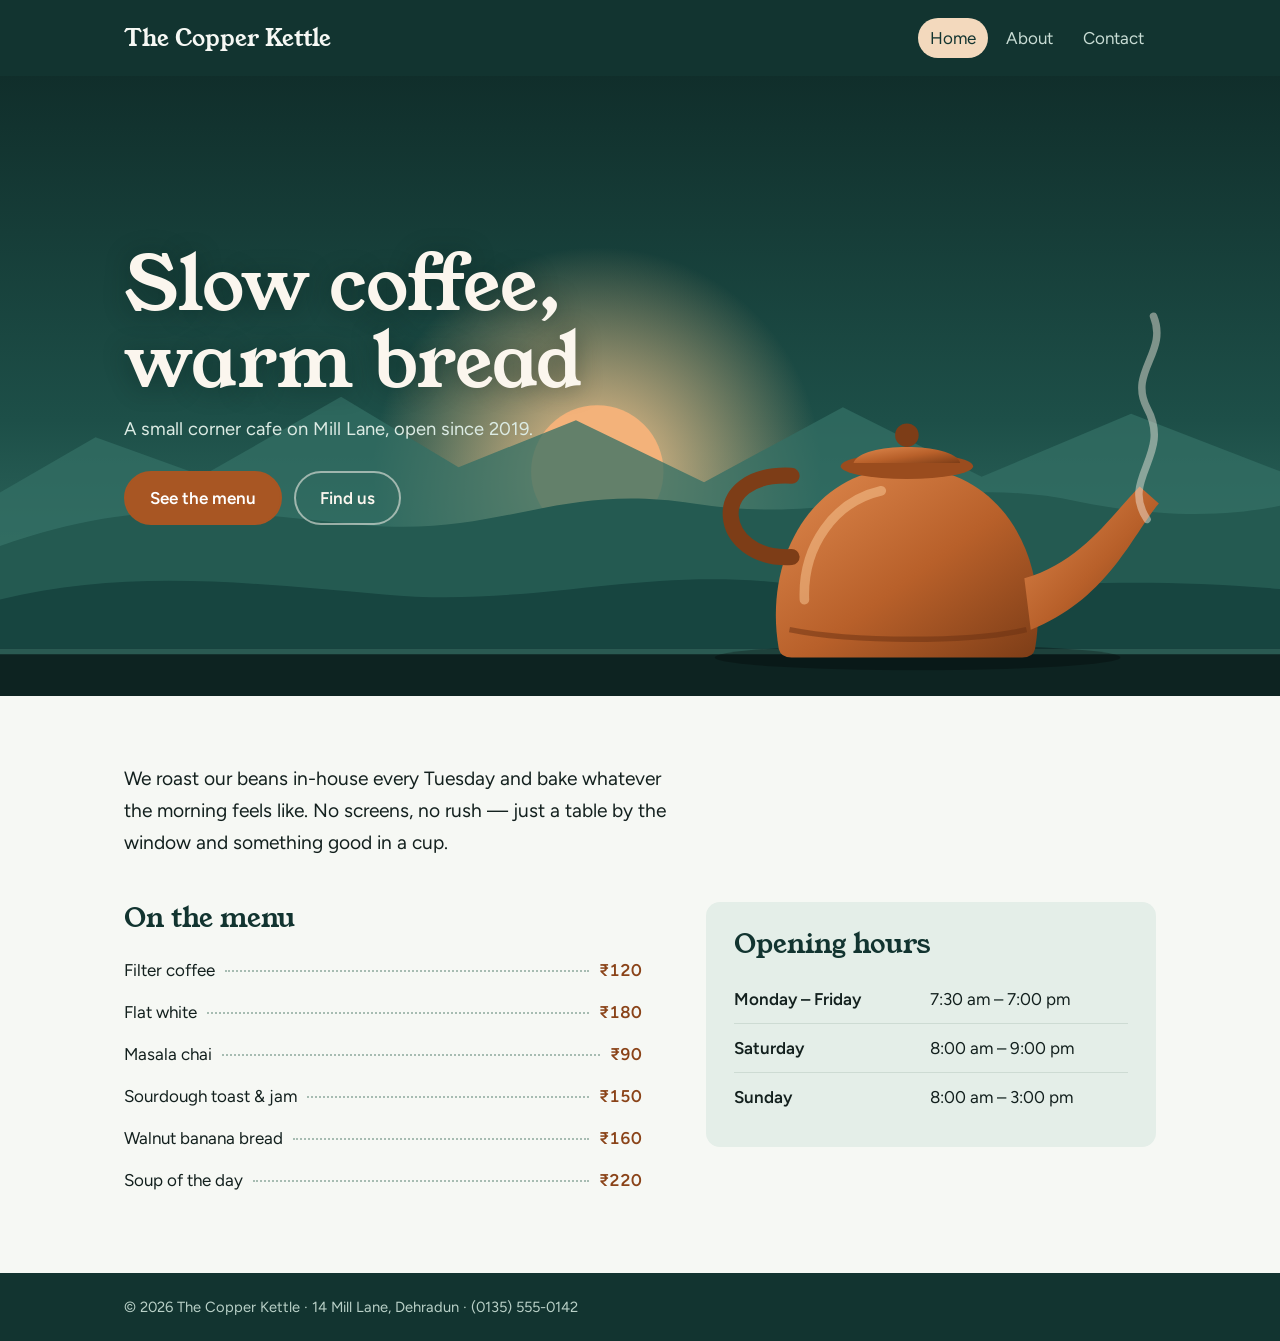
<file: index.html>
<!DOCTYPE html>
<html lang="en">
<head>
<meta charset="UTF-8">
<meta name="viewport" content="width=device-width, initial-scale=1">
<title>Home &mdash; The Copper Kettle</title>
<link rel="preconnect" href="https://fonts.googleapis.com">
<link rel="preconnect" href="https://fonts.gstatic.com" crossorigin>
<link href="https://fonts.googleapis.com/css2?family=Figtree:wght@400;600&family=Young+Serif&display=swap" rel="stylesheet">
<link rel="stylesheet" href="style.css">
</head>
<body>
<header class="site-header">
  <div class="bar">
    <a class="logo" href="index.html">The Copper Kettle</a>
    <nav aria-label="Main">
      <a href="index.html" aria-current="page">Home</a>
      <a href="about.html">About</a>
      <a href="contact.html">Contact</a>
    </nav>
  </div>
</header>
<section class="hero">
  <img src="hero.svg" alt="A copper kettle steaming on a shelf in front of misty green hills at dawn">
  <div class="hero-copy">
    <div class="inner">
      <h1>Slow coffee, warm bread</h1>
      <p>A small corner cafe on Mill Lane, open since 2019.</p>
      <div class="actions">
        <a class="btn" href="#menu">See the menu</a>
        <a class="btn ghost" href="contact.html">Find us</a>
      </div>
    </div>
  </div>
</section>
<main>
  <p class="lede">We roast our beans in-house every Tuesday and bake whatever the morning
  feels like. No screens, no rush &mdash; just a table by the window and
  something good in a cup.</p>

  <div class="split">
    <section id="menu" aria-labelledby="menu-h">
      <h2 id="menu-h">On the menu</h2>
      <ul class="menu">
        <li><span>Filter coffee</span> <span class="price">&#8377;120</span></li>
        <li><span>Flat white</span> <span class="price">&#8377;180</span></li>
        <li><span>Masala chai</span> <span class="price">&#8377;90</span></li>
        <li><span>Sourdough toast &amp; jam</span> <span class="price">&#8377;150</span></li>
        <li><span>Walnut banana bread</span> <span class="price">&#8377;160</span></li>
        <li><span>Soup of the day</span> <span class="price">&#8377;220</span></li>
      </ul>
    </section>

    <section class="hours" aria-labelledby="hours-h">
      <h2 id="hours-h">Opening hours</h2>
      <table>
        <tr><th scope="row">Monday &ndash; Friday</th><td>7:30 am &ndash; 7:00 pm</td></tr>
        <tr><th scope="row">Saturday</th><td>8:00 am &ndash; 9:00 pm</td></tr>
        <tr><th scope="row">Sunday</th><td>8:00 am &ndash; 3:00 pm</td></tr>
      </table>
    </section>
  </div>
</main>
<footer class="site-footer">
  <p>&copy; 2026 The Copper Kettle &middot; 14 Mill Lane, Dehradun &middot; (0135) 555-0142</p>
</footer>
</body>
</html>
</file>
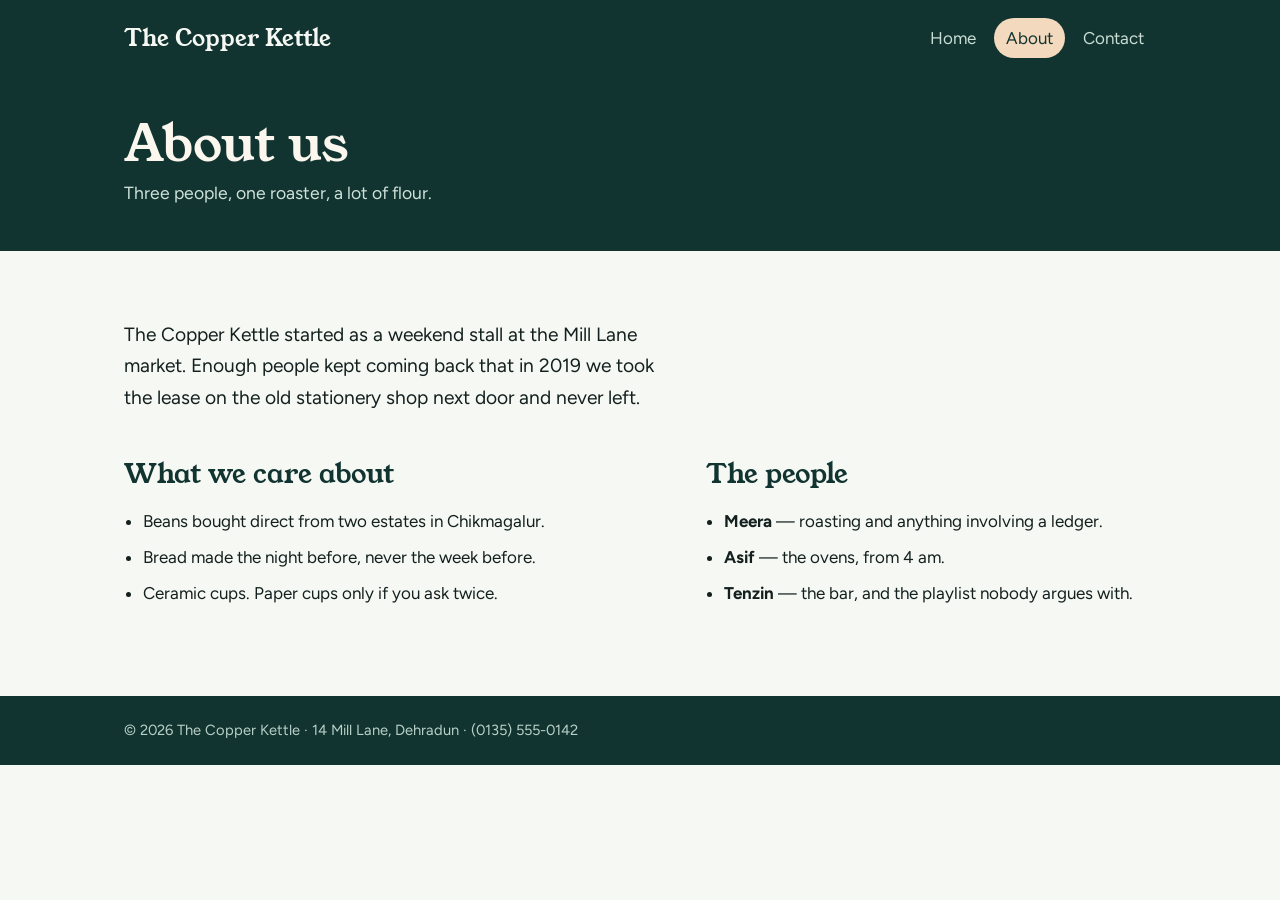
<file: about.html>
<!DOCTYPE html>
<html lang="en">
<head>
<meta charset="UTF-8">
<meta name="viewport" content="width=device-width, initial-scale=1">
<title>About &mdash; The Copper Kettle</title>
<link rel="preconnect" href="https://fonts.googleapis.com">
<link rel="preconnect" href="https://fonts.gstatic.com" crossorigin>
<link href="https://fonts.googleapis.com/css2?family=Figtree:wght@400;600&family=Young+Serif&display=swap" rel="stylesheet">
<link rel="stylesheet" href="style.css">
</head>
<body>
<header class="site-header">
  <div class="bar">
    <a class="logo" href="index.html">The Copper Kettle</a>
    <nav aria-label="Main">
      <a href="index.html">Home</a>
      <a href="about.html" aria-current="page">About</a>
      <a href="contact.html">Contact</a>
    </nav>
  </div>
</header>
<div class="page-title"><div class="inner">
  <h1>About us</h1>
  <p>Three people, one roaster, a lot of flour.</p>
</div></div>
<main>
  <p class="lede">The Copper Kettle started as a weekend stall at the Mill Lane market.
  Enough people kept coming back that in 2019 we took the lease on the old
  stationery shop next door and never left.</p>

  <div class="split">
    <section aria-labelledby="care-h">
      <h2 id="care-h">What we care about</h2>
      <ul class="plain">
        <li>Beans bought direct from two estates in Chikmagalur.</li>
        <li>Bread made the night before, never the week before.</li>
        <li>Ceramic cups. Paper cups only if you ask twice.</li>
      </ul>
    </section>
    <section aria-labelledby="people-h">
      <h2 id="people-h">The people</h2>
      <ul class="plain">
        <li><strong>Meera</strong> &mdash; roasting and anything involving a ledger.</li>
        <li><strong>Asif</strong> &mdash; the ovens, from 4 am.</li>
        <li><strong>Tenzin</strong> &mdash; the bar, and the playlist nobody argues with.</li>
      </ul>
    </section>
  </div>
</main>
<footer class="site-footer">
  <p>&copy; 2026 The Copper Kettle &middot; 14 Mill Lane, Dehradun &middot; (0135) 555-0142</p>
</footer>
</body>
</html>
</file>
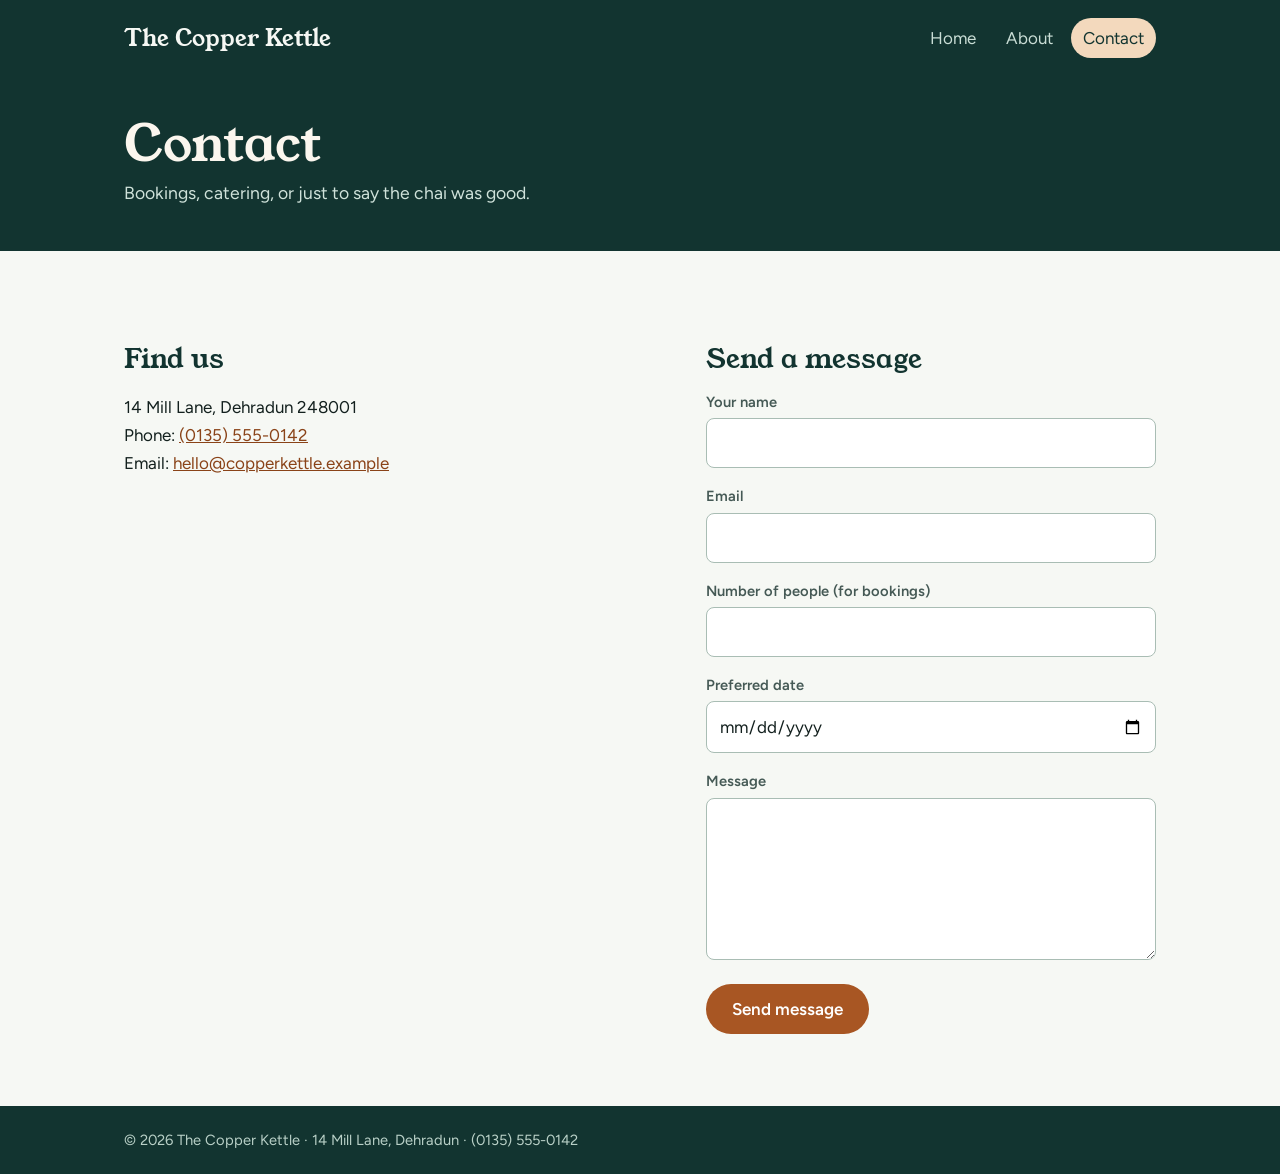
<file: contact.html>
<!DOCTYPE html>
<html lang="en">
<head>
<meta charset="UTF-8">
<meta name="viewport" content="width=device-width, initial-scale=1">
<title>Contact &mdash; The Copper Kettle</title>
<link rel="preconnect" href="https://fonts.googleapis.com">
<link rel="preconnect" href="https://fonts.gstatic.com" crossorigin>
<link href="https://fonts.googleapis.com/css2?family=Figtree:wght@400;600&family=Young+Serif&display=swap" rel="stylesheet">
<link rel="stylesheet" href="style.css">
</head>
<body>
<header class="site-header">
  <div class="bar">
    <a class="logo" href="index.html">The Copper Kettle</a>
    <nav aria-label="Main">
      <a href="index.html">Home</a>
      <a href="about.html">About</a>
      <a href="contact.html" aria-current="page">Contact</a>
    </nav>
  </div>
</header>
<div class="page-title"><div class="inner">
  <h1>Contact</h1>
  <p>Bookings, catering, or just to say the chai was good.</p>
</div></div>
<main>
  <div class="split">
    <section aria-labelledby="find-h">
      <h2 id="find-h">Find us</h2>
      <p>
        14 Mill Lane, Dehradun 248001<br>
        Phone: <a href="tel:+911355550142">(0135) 555-0142</a><br>
        Email: <a href="mailto:hello@copperkettle.example">hello@copperkettle.example</a>
      </p>
    </section>

    <section aria-labelledby="msg-h">
      <h2 id="msg-h">Send a message</h2>
      <form action="#" method="post">
        <div>
          <label for="name">Your name</label>
          <input type="text" id="name" name="name" required>
        </div>
        <div>
          <label for="email">Email</label>
          <input type="email" id="email" name="email" required>
        </div>
        <div>
          <label for="people">Number of people (for bookings)</label>
          <input type="number" id="people" name="people" min="1" max="20">
        </div>
        <div>
          <label for="date">Preferred date</label>
          <input type="date" id="date" name="date">
        </div>
        <div>
          <label for="message">Message</label>
          <textarea id="message" name="message" rows="5" required></textarea>
        </div>
        <button type="submit">Send message</button>
      </form>
    </section>
  </div>
</main>
<footer class="site-footer">
  <p>&copy; 2026 The Copper Kettle &middot; 14 Mill Lane, Dehradun &middot; (0135) 555-0142</p>
</footer>
</body>
</html>
</file>
<file: style.css>
:root {
  --deep: #123430;
  --verdigris: #2b6b62;
  --mist: #e4eee8;
  --paper: #f6f8f4;
  --copper: #a85623;
  --copper-dark: #8a4318;
  --ink: #13201e;
  --muted: #455955;
  --line: #cddbd3;
  --measure: 62ch;
}

* { box-sizing: border-box; }

html { scroll-behavior: smooth; }
@media (prefers-reduced-motion: reduce) { html { scroll-behavior: auto; } }

body {
  margin: 0;
  font: 17px/1.65 "Figtree", system-ui, sans-serif;
  color: var(--ink);
  background: var(--paper);
}

h1, h2, .logo { font-family: "Young Serif", Georgia, serif; font-weight: 400; }

a { color: var(--copper-dark); }
:focus-visible { outline: 3px solid var(--copper); outline-offset: 3px; border-radius: 2px; }

/* ---------- header ---------- */
.site-header {
  background: var(--deep);
  color: var(--paper);
}
.site-header .bar {
  max-width: 1080px;
  margin: 0 auto;
  padding: 18px 24px;
  display: flex;
  flex-wrap: wrap;
  gap: 8px 28px;
  align-items: center;
  justify-content: space-between;
}
.logo { font-size: 1.45rem; color: var(--paper); text-decoration: none; }
nav { display: flex; gap: 6px; }
nav a {
  color: #c9ddd5;
  text-decoration: none;
  padding: 6px 12px;
  border-radius: 999px;
}
nav a:hover { color: #fff; background: rgba(255,255,255,.1); }
nav a[aria-current="page"] { color: var(--deep); background: #f3d9bd; }

/* ---------- hero (home) ---------- */
.hero {
  position: relative;
  background: var(--deep);
  overflow: hidden;
}
.hero img {
  display: block;
  width: 100%;
  height: clamp(420px, 56vw, 620px);
  object-fit: cover;
  object-position: 70% center;
}
.hero-copy {
  position: absolute;
  inset: 0;
  display: flex;
  align-items: center;
}
.hero-copy .inner {
  width: 100%;
  max-width: 1080px;
  margin: 0 auto;
  padding: 0 24px;
}
.hero h1 {
  color: #fbf6ee;
  font-size: clamp(2.4rem, 6vw, 4.6rem);
  line-height: 1.04;
  margin: 0 0 14px;
  max-width: 11ch;
  text-shadow: 0 2px 24px rgba(8, 28, 25, .45);
}
.hero p {
  color: #dcebe4;
  font-size: 1.15rem;
  max-width: 40ch;
  margin: 0 0 26px;
}
.actions { display: flex; flex-wrap: wrap; gap: 12px; }
.btn {
  display: inline-block;
  padding: 11px 24px;
  border-radius: 999px;
  background: var(--copper);
  color: #fff;
  text-decoration: none;
  font-weight: 600;
  border: 2px solid var(--copper);
}
.btn:hover { background: var(--copper-dark); border-color: var(--copper-dark); }
.btn.ghost { background: transparent; color: #fbf6ee; border-color: rgba(251, 246, 238, .55); }
.btn.ghost:hover { background: rgba(255,255,255,.12); border-color: #fbf6ee; }

@media (max-width: 640px) {
  .hero img { height: 260px; object-position: 78% center; }
  .hero-copy { position: static; background: var(--deep); padding: 28px 0 36px; }
  .hero h1 { max-width: none; text-shadow: none; }
}

/* ---------- page title band (about / contact) ---------- */
.page-title { background: var(--deep); color: #fbf6ee; padding: 40px 0 44px; }
.page-title .inner { max-width: 1080px; margin: 0 auto; padding: 0 24px; }
.page-title h1 { font-size: clamp(2rem, 5vw, 3.2rem); line-height: 1.1; margin: 0 0 6px; }
.page-title p { margin: 0; color: #cfe2da; font-size: 1.1rem; max-width: 40ch; }

/* ---------- content ---------- */
main { max-width: 1080px; margin: 0 auto; padding: 48px 24px 16px; }
main p, main li { max-width: var(--measure); }
h2 { font-size: 1.7rem; line-height: 1.2; margin: 0 0 14px; color: var(--deep); }
.lede { font-size: 1.2rem; max-width: 46ch; }

.split {
  display: grid;
  grid-template-columns: 1.15fr 1fr;
  gap: 48px 64px;
  margin-top: 44px;
}
@media (max-width: 820px) { .split { grid-template-columns: 1fr; } }

.menu { list-style: none; margin: 0; padding: 0; }
.menu li { display: flex; align-items: baseline; gap: 0; padding: 7px 0; max-width: none; }
.menu li > span:first-child { display: flex; flex: 1; align-items: baseline; }
.menu li > span:first-child::after {
  content: "";
  flex: 1;
  margin: 0 10px;
  border-bottom: 2px dotted #a7bcb2;
  transform: translateY(-4px);
}
.menu .price { color: var(--copper-dark); font-weight: 600; font-variant-numeric: tabular-nums; white-space: nowrap; }

.hours {
  background: var(--mist);
  border-radius: 14px;
  padding: 26px 28px;
  align-self: start;
}
table { border-collapse: collapse; width: 100%; }
th, td { text-align: left; padding: 10px 0; border-bottom: 1px solid var(--line); vertical-align: baseline; }
th { font-weight: 600; padding-right: 16px; }
td { white-space: nowrap; }
tr:last-child th, tr:last-child td { border-bottom: 0; }

ul.plain { padding-left: 1.1em; }
ul.plain li { margin-bottom: 8px; }

/* ---------- form ---------- */
form { display: grid; gap: 16px; max-width: 460px; }
label { display: block; font-size: .92rem; font-weight: 600; color: var(--muted); margin-bottom: 4px; }
input, textarea {
  width: 100%;
  padding: 10px 12px;
  font: inherit;
  color: var(--ink);
  border: 1px solid #a9bdb4;
  border-radius: 8px;
  background: #fff;
}
input:focus, textarea:focus { outline: 3px solid var(--copper); outline-offset: 1px; border-color: var(--copper); }
button {
  justify-self: start;
  padding: 11px 26px;
  font: inherit;
  font-weight: 600;
  color: #fff;
  background: var(--copper);
  border: 0;
  border-radius: 999px;
  cursor: pointer;
}
button:hover { background: var(--copper-dark); }

/* ---------- footer ---------- */
.site-footer { margin-top: 56px; background: var(--deep); color: #b9d0c7; font-size: .92rem; }
.site-footer p { max-width: 1080px; margin: 0 auto; padding: 22px 24px; }

@media (max-width: 640px) {
  .hours th, .hours td { display: block; padding: 2px 0; border: 0; }
  .hours tr { display: block; padding: 8px 0; border-bottom: 1px solid var(--line); }
  .hours tr:last-child { border-bottom: 0; }
}
</file>
